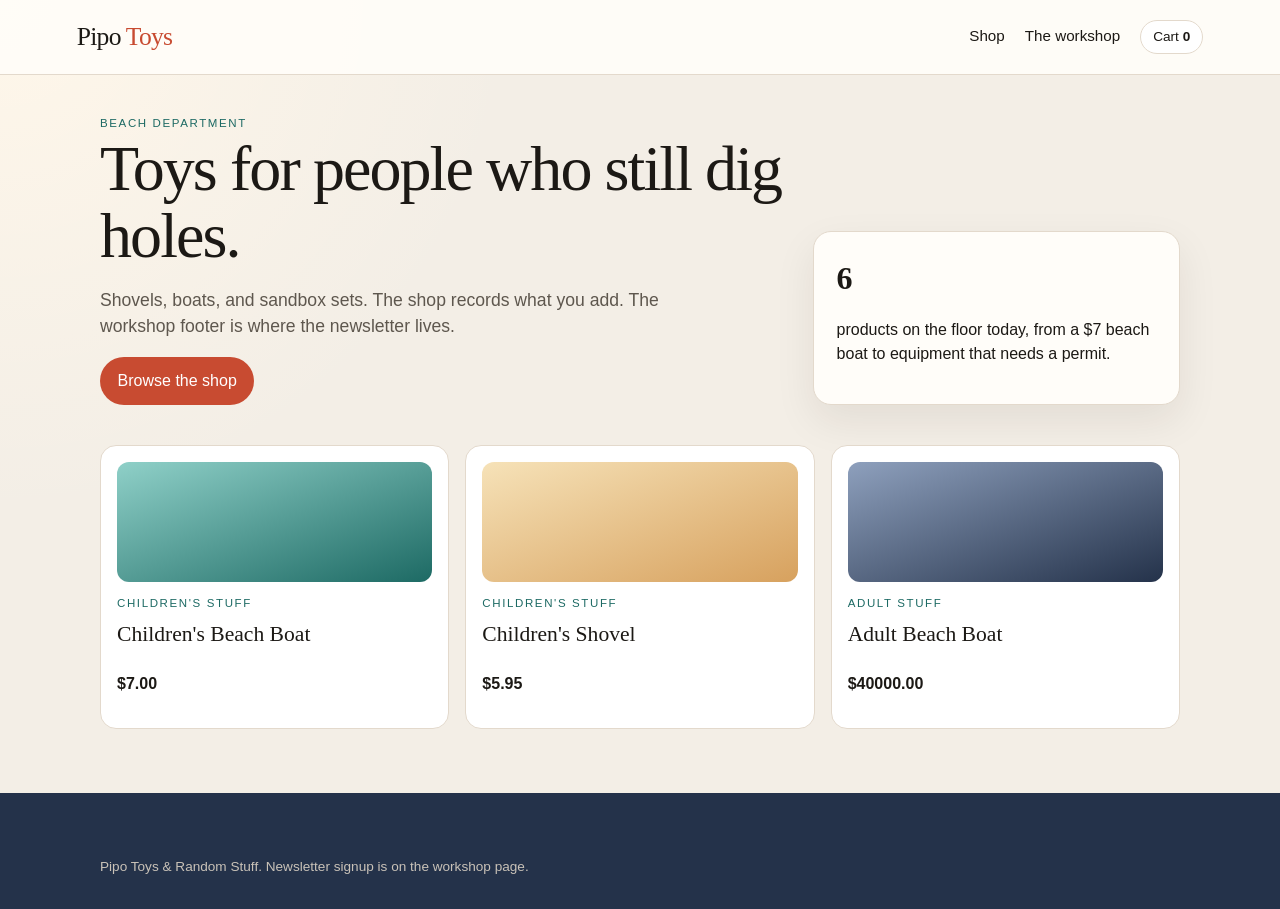
<file: website/index.html>
<!DOCTYPE html>
<html lang="en">
<head>
  <!-- Google Tag Manager -->
  <script>(function(w,d,s,l,i){w[l]=w[l]||[];w[l].push({'gtm.start':
    new Date().getTime(),event:'gtm.js'});var f=d.getElementsByTagName(s)[0],
    j=d.createElement(s),dl=l!='dataLayer'?'&l='+l:'';j.async=true;j.src=
    'https://www.googletagmanager.com/gtm.js?id='+i+dl;f.parentNode.insertBefore(j,f);
    })(window,document,'script','dataLayer','GTM-MLLVZXJ9');</script>
  <!-- End Google Tag Manager -->
  <meta charset="UTF-8">
  <meta name="viewport" content="width=device-width, initial-scale=1.0">
  <title>Pipo Toys</title>
  <link rel="stylesheet" href="css/styles.css">
</head>
<body>
  <!-- Google Tag Manager (noscript) -->
  <noscript><iframe src="https://www.googletagmanager.com/ns.html?id=GTM-MLLVZXJ9"
  height="0" width="0" style="display:none;visibility:hidden"></iframe></noscript>
  <!-- End Google Tag Manager (noscript) -->
  <header class="site-header">
    <a class="logo" href="#home">Pipo <span>Toys</span></a>
    <nav class="nav">
      <a href="#shop">Shop</a>
      <a href="#workshop">The workshop</a>
      <span class="cart-pill">Cart <strong data-cart-count>0</strong></span>
    </nav>
  </header>

  <div data-view="home">
    <main class="page">
      <section class="hero">
        <div>
          <p class="eyebrow">Beach department</p>
          <h1>Toys for people who still dig holes.</h1>
          <p class="lede">Shovels, boats, and sandbox sets. The shop records what you add. The workshop footer is where the newsletter lives.</p>
          <a class="button" href="#shop">Browse the shop</a>
        </div>
        <aside class="hero-card">
          <strong>6</strong>
          <p>products on the floor today, from a $7 beach boat to equipment that needs a permit.</p>
        </aside>
      </section>

      <section class="feature-grid">
        <a class="feature-card" href="#shop">
          <div class="feature-swatch swatch-sea"></div>
          <p class="eyebrow">Children's Stuff</p>
          <h2>Children's Beach Boat</h2>
          <p class="price">$7.00</p>
        </a>
        <a class="feature-card" href="#shop">
          <div class="feature-swatch swatch-sand"></div>
          <p class="eyebrow">Children's Stuff</p>
          <h2>Children's Shovel</h2>
          <p class="price">$5.95</p>
        </a>
        <a class="feature-card" href="#shop">
          <div class="feature-swatch swatch-navy"></div>
          <p class="eyebrow">Adult Stuff</p>
          <h2>Adult Beach Boat</h2>
          <p class="price">$40000.00</p>
        </a>
      </section>
    </main>

    <footer class="site-footer">
      <p class="fine-print">Pipo Toys &amp; Random Stuff. Newsletter signup is on the workshop page.</p>
    </footer>
  </div>

  <div data-outlet hidden></div>

  <script src="js/products.js"></script>
  <script src="js/cart.js"></script>
  <script src="js/shop.js"></script>
  <script src="js/newsletter.js"></script>
  <script src="js/pages.js"></script>
</body>
</html>
</file>
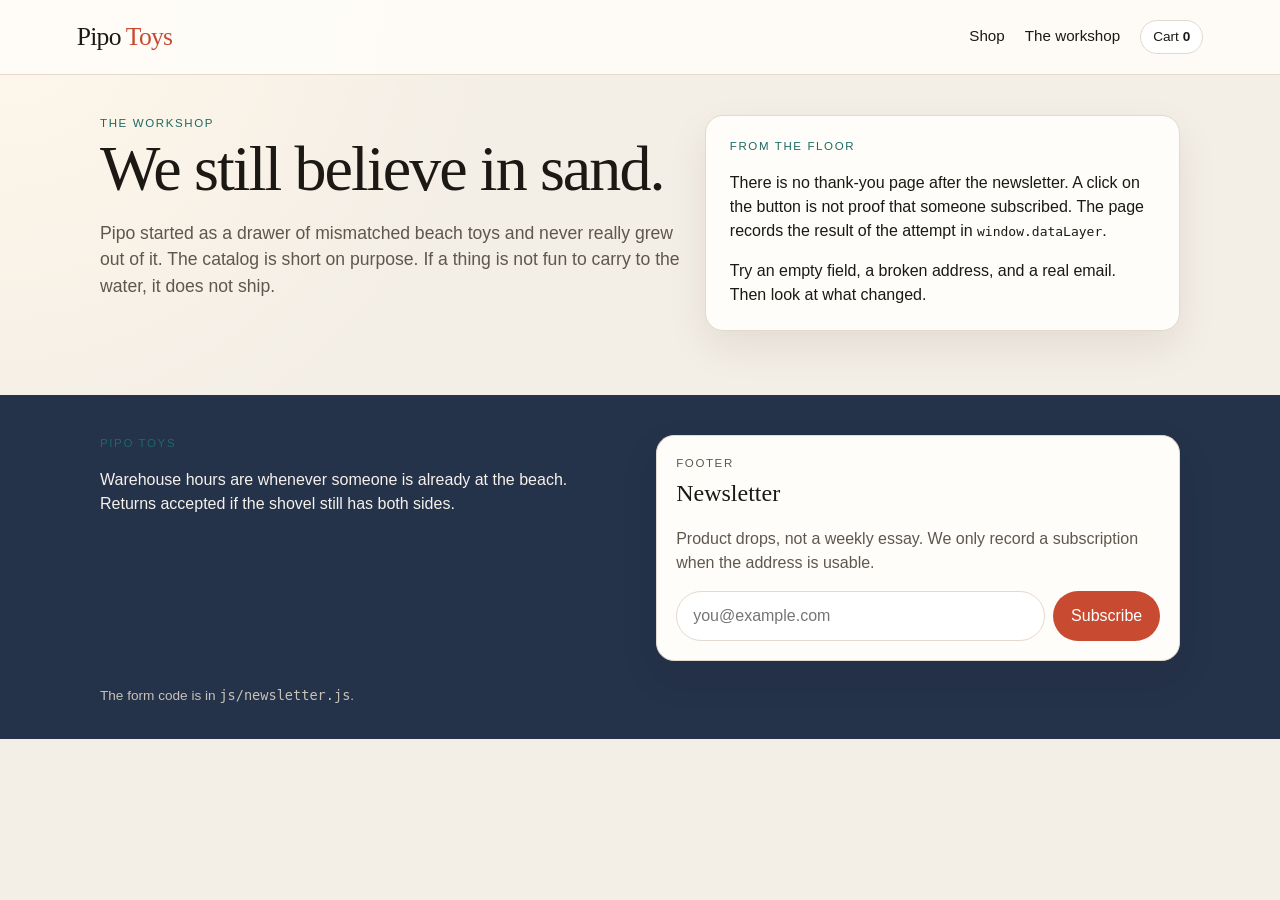
<file: website/landing.html>
<!DOCTYPE html>
<html lang="en">
<head>
  <meta charset="UTF-8">
  <meta name="viewport" content="width=device-width, initial-scale=1.0">
  <title>The workshop · Pipo Toys</title>
  <link rel="stylesheet" href="css/styles.css">
</head>
<body>
  <header class="site-header">
    <a class="logo" href="index.html#home">Pipo <span>Toys</span></a>
    <nav class="nav">
      <a href="index.html#shop">Shop</a>
      <a href="index.html#workshop">The workshop</a>
      <span class="cart-pill">Cart <strong data-cart-count>0</strong></span>
    </nav>
  </header>

  <main class="page">
    <section class="story">
      <div>
        <p class="eyebrow">The workshop</p>
        <h1>We still believe in sand.</h1>
        <p class="lede">Pipo started as a drawer of mismatched beach toys and never really grew out of it. The catalog is short on purpose. If a thing is not fun to carry to the water, it does not ship.</p>
      </div>
      <article class="story-card">
        <p class="eyebrow">From the floor</p>
        <p>There is no thank-you page after the newsletter. A click on the button is not proof that someone subscribed. The page records the result of the attempt in <code>window.dataLayer</code>.</p>
        <p>Try an empty field, a broken address, and a real email. Then look at what changed.</p>
      </article>
    </section>
  </main>

  <footer class="site-footer">
    <div class="footer-grid">
      <div>
        <p class="eyebrow">Pipo Toys</p>
        <p>Warehouse hours are whenever someone is already at the beach. Returns accepted if the shovel still has both sides.</p>
      </div>
      <section class="newsletter">
        <p class="eyebrow">Footer</p>
        <h2>Newsletter</h2>
        <p>Product drops, not a weekly essay. We only record a subscription when the address is usable.</p>
        <form data-newsletter novalidate>
          <input data-newsletter-email type="email" name="email" placeholder="you@example.com" autocomplete="email" aria-label="Email address">
          <button type="submit">Subscribe</button>
          <p class="form-message warning" data-message="warning" hidden></p>
          <p class="form-message success" data-message="success" hidden>You're on the list.</p>
        </form>
      </section>
    </div>
    <p class="fine-print">The form code is in <code>js/newsletter.js</code>.</p>
  </footer>

  <script src="js/cart.js"></script>
  <script src="js/newsletter.js"></script>
</body>
</html>
</file>
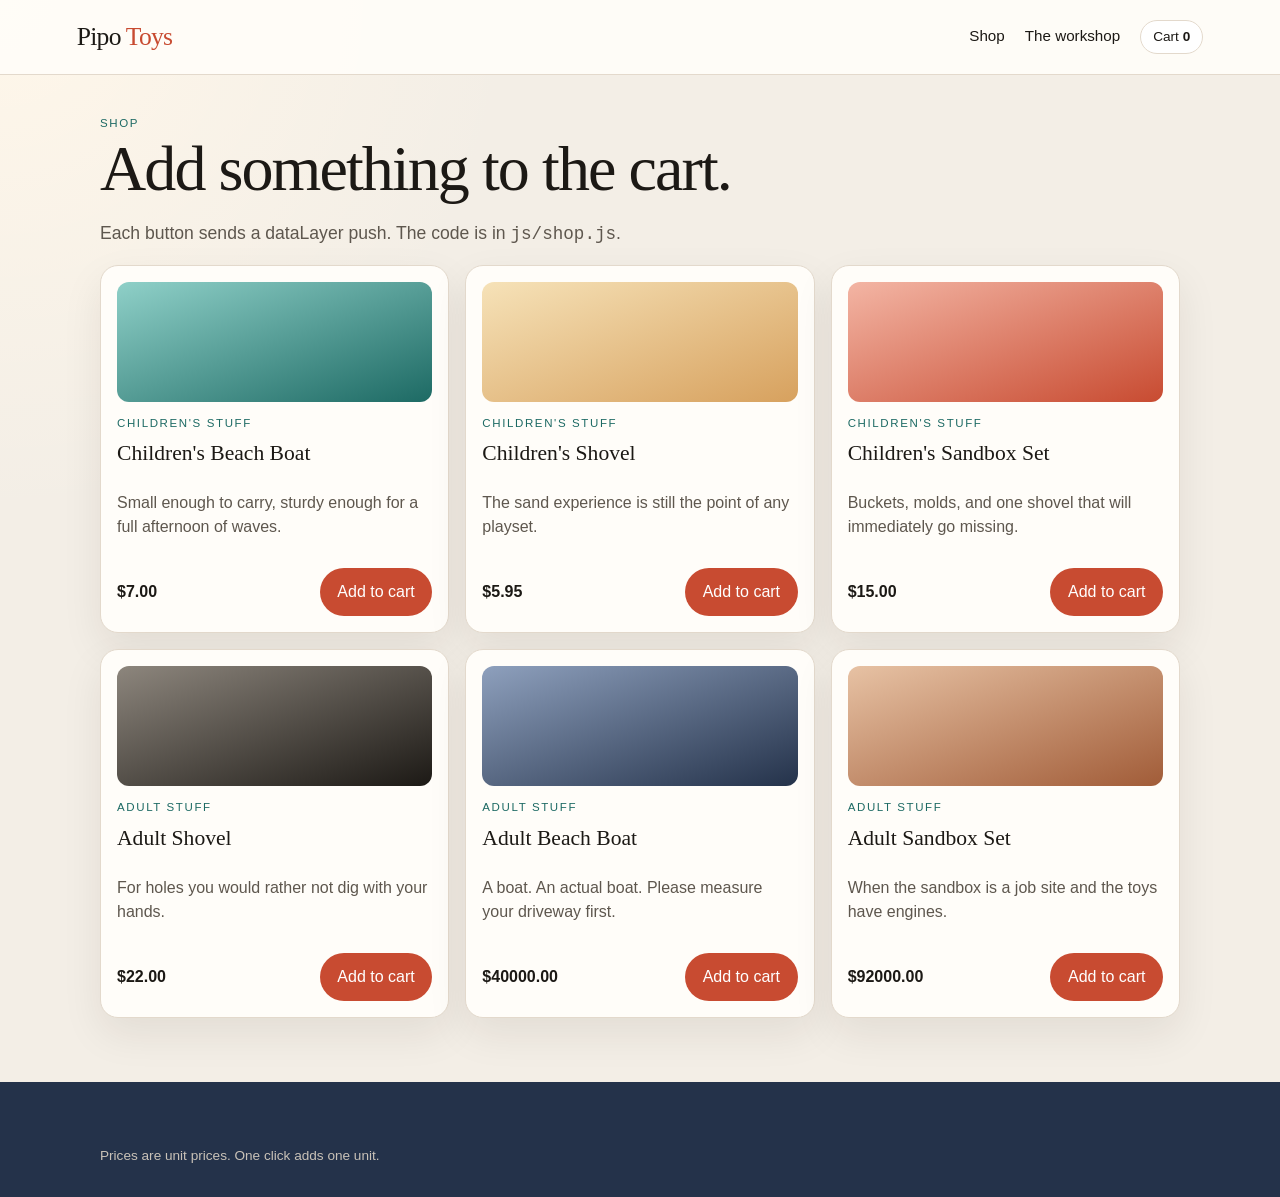
<file: website/shop.html>
<!DOCTYPE html>
<html lang="en">
<head>
  <meta charset="UTF-8">
  <meta name="viewport" content="width=device-width, initial-scale=1.0">
  <title>Shop · Pipo Toys</title>
  <link rel="stylesheet" href="css/styles.css">
</head>
<body>
  <header class="site-header">
    <a class="logo" href="index.html#home">Pipo <span>Toys</span></a>
    <nav class="nav">
      <a href="index.html#shop">Shop</a>
      <a href="index.html#workshop">The workshop</a>
      <span class="cart-pill">Cart <strong data-cart-count>0</strong></span>
    </nav>
  </header>

  <main class="page">
    <section class="page-intro">
      <p class="eyebrow">Shop</p>
      <h1>Add something to the cart.</h1>
      <p class="lede">Each button sends a dataLayer push. The code is in <code>js/shop.js</code>.</p>
    </section>
    <section class="product-grid" data-product-grid></section>
  </main>

  <footer class="site-footer">
    <p class="fine-print">Prices are unit prices. One click adds one unit.</p>
  </footer>

  <script src="js/products.js"></script>
  <script src="js/cart.js"></script>
  <script src="js/shop.js"></script>
</body>
</html>
</file>
<file: website/css/styles.css>
:root {
  --ink: #1c1915;
  --muted: #5e574e;
  --sand: #f3eee6;
  --paper: #fffdf9;
  --line: #e3d9cc;
  --coral: #c84b31;
  --coral-dark: #9d341f;
  --sea: #1d6a64;
  --navy: #24324a;
  --shadow: 0 16px 40px rgba(36, 28, 18, 0.08);
}

* { box-sizing: border-box; }

html, body {
  margin: 0;
  padding: 0;
}

body {
  min-height: 100vh;
  color: var(--ink);
  background:
    radial-gradient(circle at top left, #fff7ea 0, transparent 32rem),
    var(--sand);
  font-family: "Avenir Next", "Segoe UI", sans-serif;
  line-height: 1.5;
}

a { color: inherit; }

img { max-width: 100%; }

.site-header {
  display: flex;
  align-items: center;
  justify-content: space-between;
  gap: 1rem;
  padding: 1.1rem 6vw;
  background: rgba(255, 253, 249, 0.9);
  border-bottom: 1px solid var(--line);
  position: sticky;
  top: 0;
  z-index: 2;
}

.logo {
  font-family: Georgia, "Iowan Old Style", serif;
  font-size: 1.6rem;
  letter-spacing: -0.03em;
  text-decoration: none;
}

.logo span { color: var(--coral); }

.nav {
  display: flex;
  align-items: center;
  gap: 1.25rem;
}

.nav a {
  text-decoration: none;
  font-size: 0.95rem;
}

.nav a:hover { color: var(--coral-dark); }

.cart-pill {
  border: 1px solid var(--line);
  background: white;
  border-radius: 999px;
  padding: 0.35rem 0.75rem;
  font-size: 0.85rem;
}

.page {
  width: min(1080px, calc(100% - 8vw));
  margin: 0 auto;
  padding: 2.5rem 0 4rem;
}

.hero {
  display: grid;
  grid-template-columns: 1.3fr 0.7fr;
  gap: 2rem;
  align-items: end;
  margin-bottom: 2.5rem;
}

.hero h1,
.page-intro h1,
.story h1 {
  font-family: Georgia, "Iowan Old Style", serif;
  font-weight: 500;
  letter-spacing: -0.03em;
  line-height: 1.05;
  font-size: clamp(2.4rem, 5vw, 4.4rem);
  margin: 0.2rem 0 0.8rem;
}

.lede {
  font-size: 1.1rem;
  color: var(--muted);
  max-width: 38rem;
}

.hero-card,
.story-card,
.product-card,
.newsletter {
  background: var(--paper);
  border: 1px solid var(--line);
  border-radius: 18px;
  box-shadow: var(--shadow);
}

.hero-card {
  padding: 1.4rem;
}

.hero-card strong {
  display: block;
  font-family: Georgia, serif;
  font-size: 2rem;
  margin-bottom: 0.4rem;
}

.eyebrow {
  margin: 0;
  text-transform: uppercase;
  letter-spacing: 0.14em;
  font-size: 0.72rem;
  color: var(--sea);
}

.button,
.add-button,
.newsletter button {
  appearance: none;
  border: 0;
  cursor: pointer;
  border-radius: 999px;
  background: var(--coral);
  color: white;
  padding: 0.75rem 1.1rem;
  font: inherit;
  text-decoration: none;
  display: inline-block;
}

.button:hover,
.add-button:hover,
.newsletter button:hover { background: var(--coral-dark); }

.feature-grid,
.product-grid {
  display: grid;
  grid-template-columns: repeat(3, 1fr);
  gap: 1rem;
}

.feature-card,
.product-card { padding: 1rem; }

.product-card {
  display: flex;
  flex-direction: column;
}

.feature-card {
  background: white;
  border: 1px solid var(--line);
  border-radius: 16px;
  text-decoration: none;
  min-height: 180px;
  display: flex;
  flex-direction: column;
  justify-content: flex-end;
}

.feature-card h2,
.product-card h2 {
  font-family: Georgia, serif;
  font-size: 1.35rem;
  font-weight: 500;
  margin: 0.35rem 0;
}

.product-swatch,
.feature-swatch {
  height: 120px;
  border-radius: 12px;
  margin-bottom: 0.8rem;
}

.swatch-sea { background: linear-gradient(160deg, #8fd0c8, #1d6a64); }
.swatch-sand { background: linear-gradient(160deg, #f6e2b8, #d7a15e); }
.swatch-coral { background: linear-gradient(160deg, #f3b5a4, #c84b31); }
.swatch-ink { background: linear-gradient(160deg, #8d867d, #1c1915); }
.swatch-navy { background: linear-gradient(160deg, #8ea0bd, #24324a); }
.swatch-clay { background: linear-gradient(160deg, #e7c2a4, #a15c38); }

.blurb { color: var(--muted); flex: 1; }

.product-row {
  display: flex;
  align-items: center;
  justify-content: space-between;
  gap: 0.75rem;
  margin-top: 0.8rem;
}

.price {
  font-variant-numeric: tabular-nums;
  font-weight: 600;
}

.story {
  display: grid;
  grid-template-columns: 1.1fr 0.9fr;
  gap: 1.5rem;
  align-items: start;
}

.story-card { padding: 1.4rem 1.5rem; }

.story-card p:last-child { margin-bottom: 0; }

.site-footer {
  background: var(--navy);
  color: #f6f1ea;
  padding: 2.5rem 6vw 2rem;
}

.site-footer a { color: #f6d7cf; }

.footer-grid {
  width: min(1080px, 100%);
  margin: 0 auto;
  display: grid;
  grid-template-columns: 1fr 1fr;
  gap: 2rem;
}

.newsletter {
  background: #fffdf9;
  color: var(--ink);
  padding: 1.2rem;
}

.newsletter h2 {
  font-family: Georgia, serif;
  font-weight: 500;
  margin: 0.2rem 0 0.4rem;
}

.newsletter p { color: var(--muted); }

.newsletter form {
  display: flex;
  flex-wrap: wrap;
  gap: 0.5rem;
  margin-top: 1rem;
}

.newsletter input {
  flex: 1;
  border: 1px solid var(--line);
  border-radius: 999px;
  padding: 0.75rem 1rem;
  font: inherit;
}

.form-message {
  flex-basis: 100%;
  margin: 0.35rem 0 0;
  font-size: 0.92rem;
}

.form-message.success { color: var(--sea); }
.form-message.warning { color: var(--coral-dark); }

.fine-print {
  width: min(1080px, 100%);
  margin: 1.5rem auto 0;
  color: #c9c2b8;
  font-size: 0.85rem;
}

@media (max-width: 800px) {
  .hero,
  .story,
  .feature-grid,
  .product-grid,
  .footer-grid,
  .newsletter form {
    grid-template-columns: 1fr;
    display: grid;
  }

  .newsletter form { display: grid; }
  .site-header { align-items: flex-start; flex-direction: column; }
}
</file>
